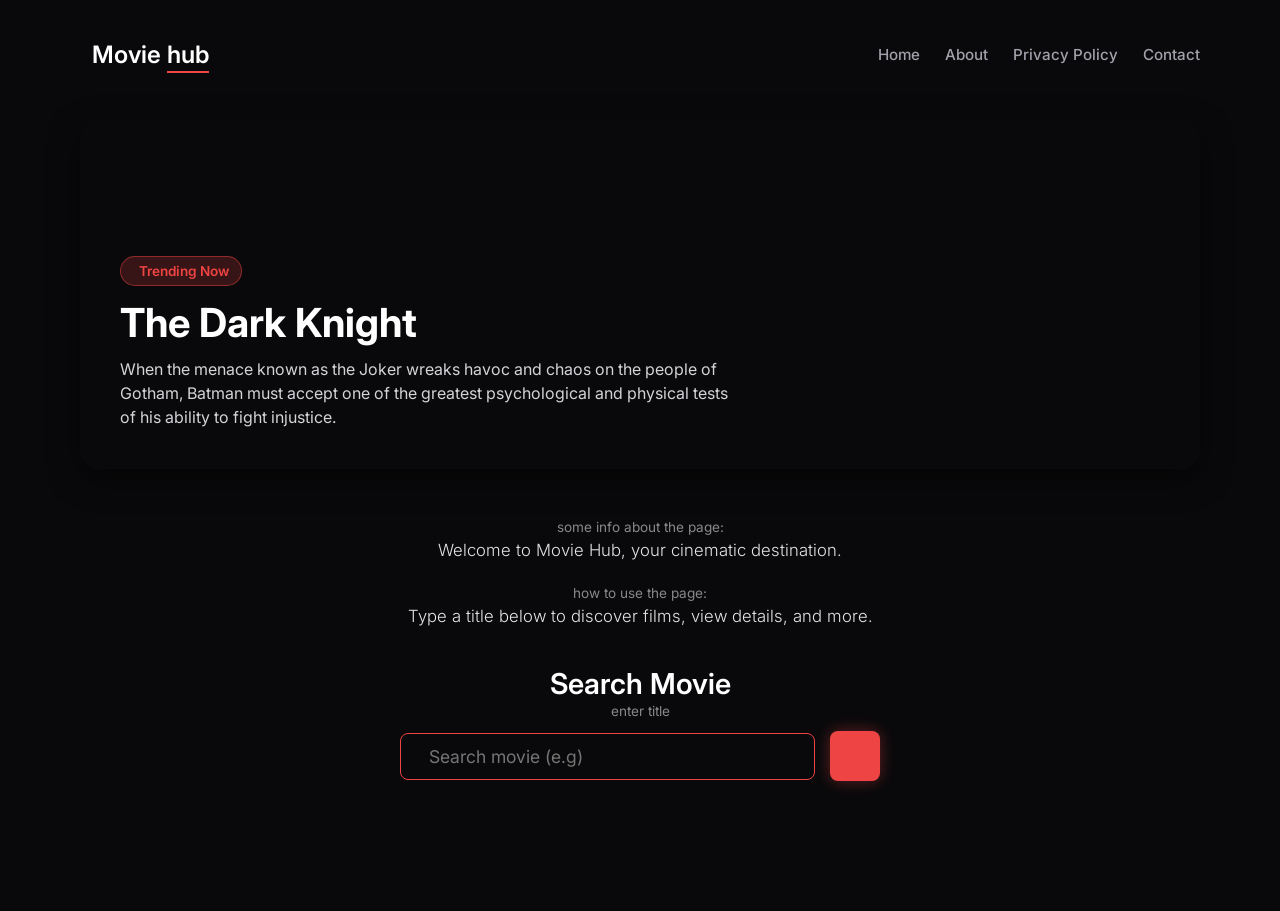
<file: index.html>
<!DOCTYPE html>
<html lang="en">
<head>
    <meta charset="UTF-8">
    <meta name="viewport" content="width=device-width, initial-scale=1.0">
    <title>Movie Hub</title>
    <link rel="stylesheet" href="style.css">
    <link rel="stylesheet" href="movieDetails.html">
    <!-- <link rel="stylesheet" href="https://cdnjs.cloudflare.com/ajax/libs/font-awesome/6.4.0/css/all.min.css"> -->
</head>
<body>
    <div class="app-container">
        <!-- Top Navigation -->
        <header class="navbar">
            <a href="index.html" class="logo">
                <i class="fa-solid fa-ticket logo-icon"></i>
                <h1>Movie <span class="underline">hub</span></h1>
            </a>
            <nav class="nav-links">
                <a href="index.html">Home</a>
                <a href="about.html">About</a>
                <a href="privacy.html">Privacy Policy</a>
                <a href="contact.html">Contact</a>
                <i class="fa-solid fa-bars mobile-menu"></i>
            </nav>
        </header>

        <main>
            <!-- Featured Cinematic Banner -->
            <section class="featured-banner">
                <div class="banner-content">
                    <span class="trending-badge"><i class="fa-solid fa-fire"></i> Trending Now</span>
                    <h2>The Dark Knight</h2>
                    <p>When the menace known as the Joker wreaks havoc and chaos on the people of Gotham, Batman must accept one of the greatest psychological and physical tests of his ability to fight injustice.</p>
                </div>
            </section>

            <!-- Centered Info Section -->
            <section class="info-section">
                <p class="small-text">some info about the page:</p>
                <p class="main-text">Welcome to Movie Hub, your cinematic destination.</p>
                
                <p class="small-text mt-3">how to use the page:</p>
                <p class="main-text">Type a title below to discover films, view details, and more.</p>
            </section>

            <!-- Search Area -->
            <section class="search-section">
                <h2>Search Movie</h2>
                <p class="small-text mb-2">enter title</p>
                
                <!-- Your original form ID -->
                <form id="movie-form" class="search-form">
                    <div class="input-wrapper">
                        <i class="fa-solid fa-magnifying-glass search-icon"></i>
                        <input id="movie-input" type="text" placeholder="Search movie (e.g)" autocomplete="off">
                    </div>
                    
                    <button class="submit-btn" type="submit">
                        <i class="fa-solid fa-chevron-right"></i>
                    </button>
                </form>
            </section>

            <!-- Your original movie hub ID -->
            <div id="movie-hub">
                <!-- JS injects here -->
            </div>
            
        </main>
    </div>

    <!-- Your exact script link -->
    <script src="script.js"></script>
</body>
</html>
</file>
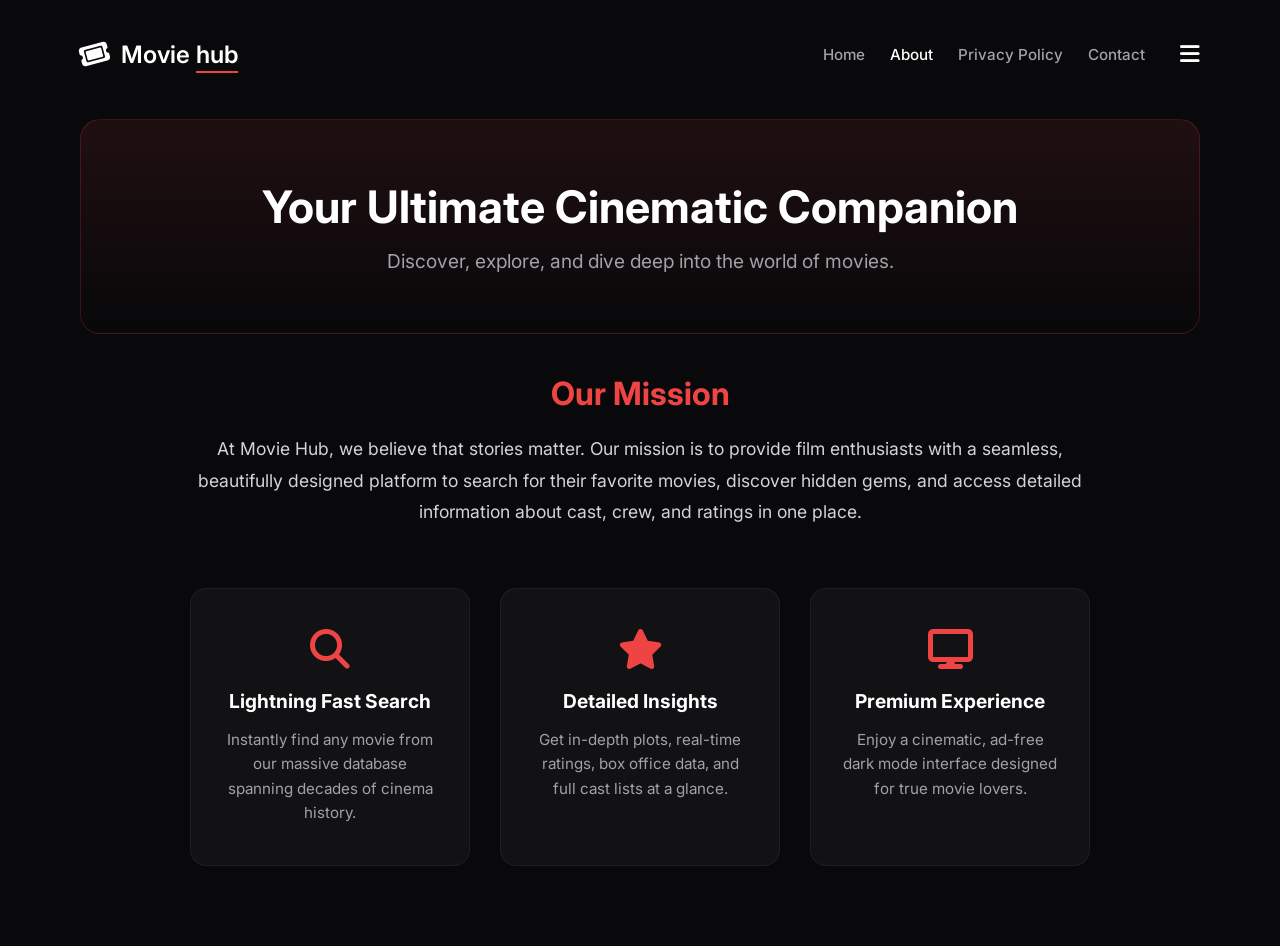
<file: about.html>
<!DOCTYPE html>
<html lang="en">
<head>
    <meta charset="UTF-8">
    <meta name="viewport" content="width=device-width, initial-scale=1.0">
    <title>About Us | Movie Hub</title>
    <link rel="stylesheet" href="style.css">
    <link rel="stylesheet" href="https://cdnjs.cloudflare.com/ajax/libs/font-awesome/6.4.0/css/all.min.css">
</head>
<body>
    <div class="app-container">
        <!-- Shared Top Navigation -->
        <header class="navbar">
            <a href="index.html" class="logo">
                <i class="fa-solid fa-ticket logo-icon"></i>
                <h1>Movie <span class="underline">hub</span></h1>
            </a>
            <nav class="nav-links">
                <a href="index.html">Home</a>
                <a href="about.html" style="color: #ffffff;">About</a>
                <a href="privacy.html">Privacy Policy</a>
                <a href="contact.html">Contact</a>
                <i class="fa-solid fa-bars mobile-menu"></i>
            </nav>
        </header>

        <main class="about-main">
            <!-- About Hero Section -->
            <section class="about-hero">
                <h2>Your Ultimate Cinematic Companion</h2>
                <p>Discover, explore, and dive deep into the world of movies.</p>
            </section>

            <!-- About Content Section -->
            <section class="about-content">
                <div class="about-text-block">
                    <h3>Our Mission</h3>
                    <p>At Movie Hub, we believe that stories matter. Our mission is to provide film enthusiasts with a seamless, beautifully designed platform to search for their favorite movies, discover hidden gems, and access detailed information about cast, crew, and ratings in one place.</p>
                </div>

                <!-- Features Grid -->
                <div class="features-grid">
                    <div class="feature-card">
                        <i class="fa-solid fa-magnifying-glass feature-icon"></i>
                        <h4>Lightning Fast Search</h4>
                        <p>Instantly find any movie from our massive database spanning decades of cinema history.</p>
                    </div>
                    <div class="feature-card">
                        <i class="fa-solid fa-star feature-icon"></i>
                        <h4>Detailed Insights</h4>
                        <p>Get in-depth plots, real-time ratings, box office data, and full cast lists at a glance.</p>
                    </div>
                    <div class="feature-card">
                        <i class="fa-solid fa-display feature-icon"></i>
                        <h4>Premium Experience</h4>
                        <p>Enjoy a cinematic, ad-free dark mode interface designed for true movie lovers.</p>
                    </div>
                </div>
            </section>
        </main>
    </div>
</body>
</html>
</file>
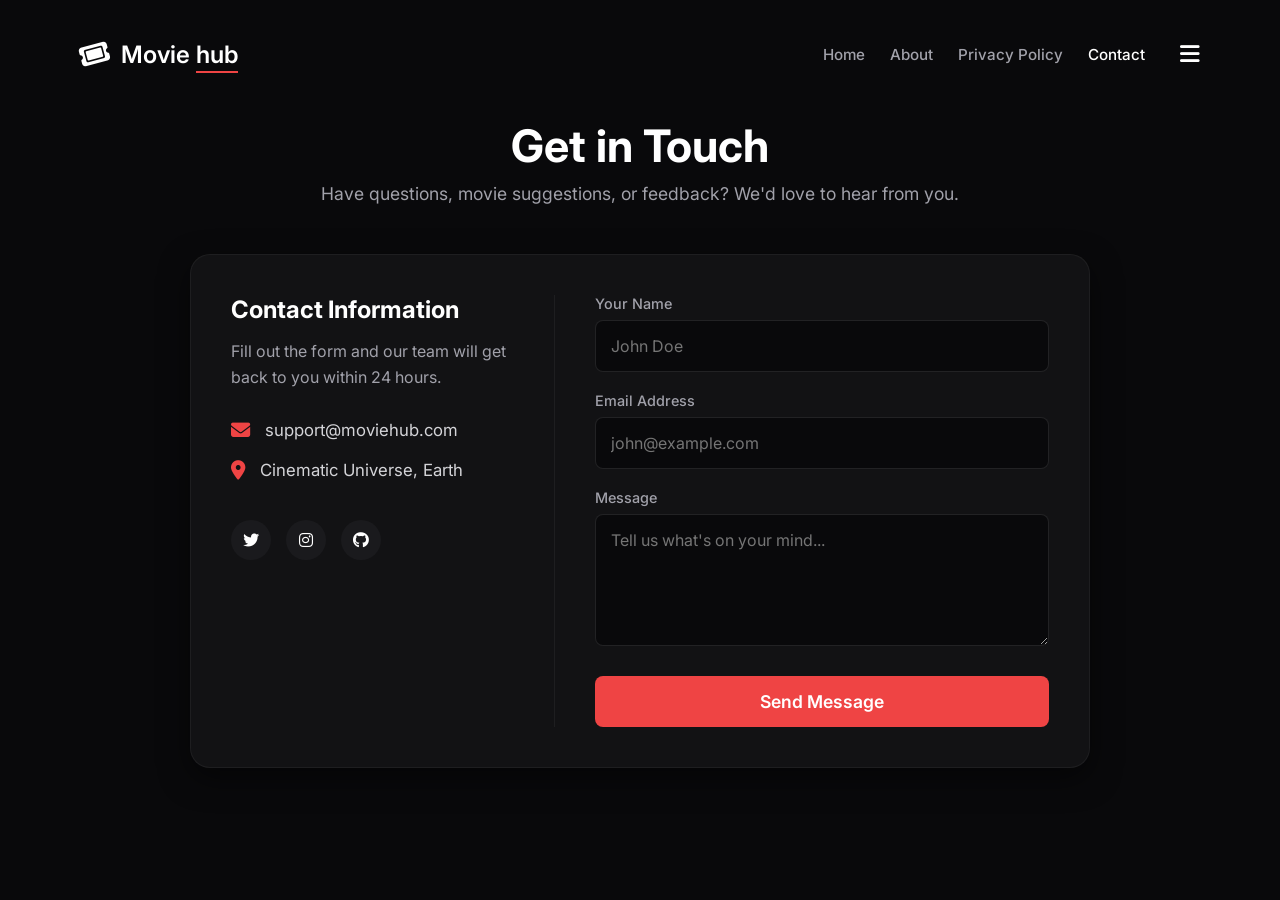
<file: contact.html>
<!DOCTYPE html>
<html lang="en">
<head>
    <meta charset="UTF-8">
    <meta name="viewport" content="width=device-width, initial-scale=1.0">
    <title>Contact Us | Movie Hub</title>
    <link rel="stylesheet" href="style.css">
    <link rel="stylesheet" href="https://cdnjs.cloudflare.com/ajax/libs/font-awesome/6.4.0/css/all.min.css">
</head>
<body>
    <div class="app-container">
        <!-- Top Navigation -->
        <header class="navbar">
            <a href="index.html" class="logo">
                <i class="fa-solid fa-ticket logo-icon"></i>
                <h1>Movie <span class="underline">hub</span></h1>
            </a>
            <nav class="nav-links">
                <a href="index.html">Home</a>
                <a href="about.html">About</a>
                <a href="privacy.html">Privacy Policy</a>
                <a href="contact.html" style="color: #ffffff;">Contact</a>
                <i class="fa-solid fa-bars mobile-menu"></i>
            </nav>
        </header>

        <main class="contact-main">
            <div class="contact-header">
                <h2>Get in Touch</h2>
                <p>Have questions, movie suggestions, or feedback? We'd love to hear from you.</p>
            </div>

            <div class="contact-container">
                <!-- Contact Information -->
                <div class="contact-info">
                    <h3>Contact Information</h3>
                    <p>Fill out the form and our team will get back to you within 24 hours.</p>
                    
                    <div class="info-item">
                        <i class="fa-solid fa-envelope"></i>
                        <span>support@moviehub.com</span>
                    </div>
                    <div class="info-item">
                        <i class="fa-solid fa-location-dot"></i>
                        <span>Cinematic Universe, Earth</span>
                    </div>
                    
                    <div class="social-links">
                        <a href="#"><i class="fa-brands fa-twitter"></i></a>
                        <a href="#"><i class="fa-brands fa-instagram"></i></a>
                        <a href="#"><i class="fa-brands fa-github"></i></a>
                    </div>
                </div>

                <!-- Contact Form -->
                <form class="contact-form">
                    <div class="input-group">
                        <label for="name">Your Name</label>
                        <input type="text" id="name" placeholder="John Doe" required>
                    </div>
                    
                    <div class="input-group">
                        <label for="email">Email Address</label>
                        <input type="email" id="email" placeholder="john@example.com" required>
                    </div>
                    
                    <div class="input-group">
                        <label for="message">Message</label>
                        <textarea id="message" rows="5" placeholder="Tell us what's on your mind..." required></textarea>
                    </div>
                    
                    <button type="submit" class="contact-submit-btn">Send Message</button>
                </form>
            </div>
        </main>
    </div>
</body>
</html>
</file>
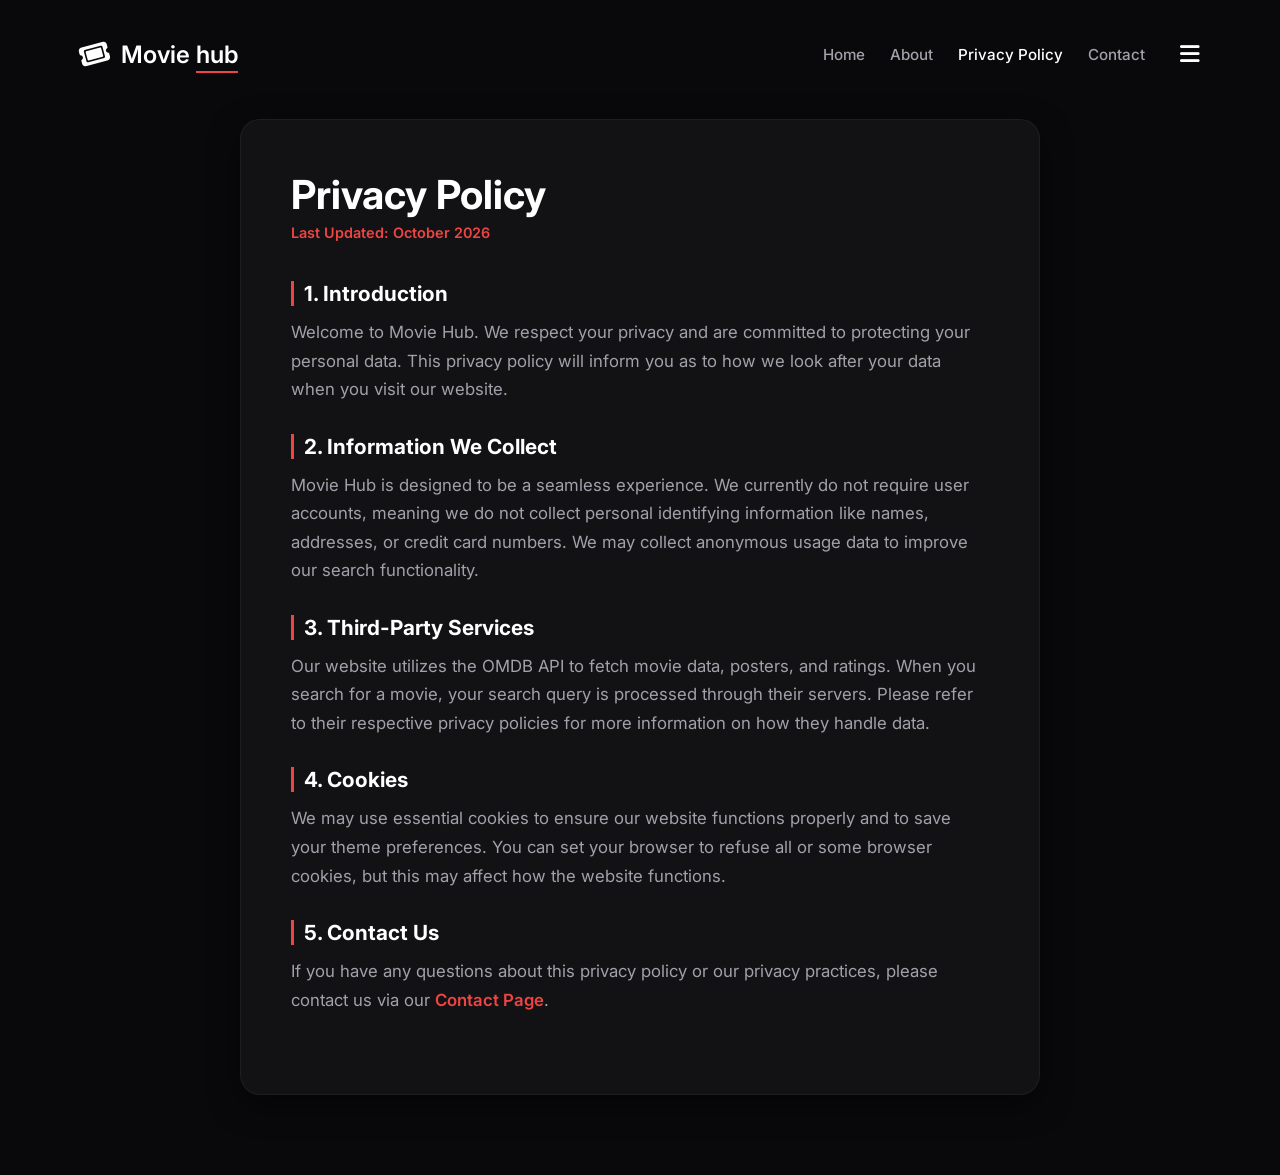
<file: privacy.html>
<!DOCTYPE html>
<html lang="en">
<head>
    <meta charset="UTF-8">
    <meta name="viewport" content="width=device-width, initial-scale=1.0">
    <title>Privacy Policy | Movie Hub</title>
    <link rel="stylesheet" href="style.css">
    <link rel="stylesheet" href="https://cdnjs.cloudflare.com/ajax/libs/font-awesome/6.4.0/css/all.min.css">
</head>
<body>
    <div class="app-container">
        <!-- Top Navigation -->
        <header class="navbar">
            <a href="index.html" class="logo">
                <i class="fa-solid fa-ticket logo-icon"></i>
                <h1>Movie <span class="underline">hub</span></h1>
            </a>
            <nav class="nav-links">
                <a href="index.html">Home</a>
                <a href="about.html">About</a>
                <a href="privacy.html" style="color: #ffffff;">Privacy Policy</a>
                <a href="contact.html">Contact</a>
                <i class="fa-solid fa-bars mobile-menu"></i>
            </nav>
        </header>

        <main class="policy-main">
            <div class="policy-container">
                <h2>Privacy Policy</h2>
                <p class="last-updated">Last Updated: October 2026</p>

                <section class="policy-section">
                    <h3>1. Introduction</h3>
                    <p>Welcome to Movie Hub. We respect your privacy and are committed to protecting your personal data. This privacy policy will inform you as to how we look after your data when you visit our website.</p>
                </section>

                <section class="policy-section">
                    <h3>2. Information We Collect</h3>
                    <p>Movie Hub is designed to be a seamless experience. We currently do not require user accounts, meaning we do not collect personal identifying information like names, addresses, or credit card numbers. We may collect anonymous usage data to improve our search functionality.</p>
                </section>

                <section class="policy-section">
                    <h3>3. Third-Party Services</h3>
                    <p>Our website utilizes the OMDB API to fetch movie data, posters, and ratings. When you search for a movie, your search query is processed through their servers. Please refer to their respective privacy policies for more information on how they handle data.</p>
                </section>

                <section class="policy-section">
                    <h3>4. Cookies</h3>
                    <p>We may use essential cookies to ensure our website functions properly and to save your theme preferences. You can set your browser to refuse all or some browser cookies, but this may affect how the website functions.</p>
                </section>

                <section class="policy-section">
                    <h3>5. Contact Us</h3>
                    <p>If you have any questions about this privacy policy or our privacy practices, please contact us via our <a href="contact.html" class="policy-link">Contact Page</a>.</p>
                </section>
            </div>
        </main>
    </div>
</body>
</html>
</file>
<file: style.css>
@import url('https://fonts.googleapis.com/css2?family=Inter:wght@300;400;500;600;700&display=swap');

* {
    margin: 0;
    padding: 0;
    box-sizing: border-box;
    font-family: 'Inter', sans-serif;
}

body {
    background-color: #09090b;
    color: #ffffff;
    min-height: 100vh;
    display: flex;
    justify-content: center;
}

.app-container {
    width: 100%;
    max-width: 1200px;
    padding: 20px 40px;
}

.navbar {
    display: flex;
    justify-content: space-between;
    align-items: center;
    padding: 20px 0;
    margin-bottom: 30px;
}

.logo {
    display: flex;
    align-items: center;
    gap: 12px;
    text-decoration: none;
    color: white;
}

.logo-icon {
    font-size: 1.6rem;
    color: #ffffff;
    transform: rotate(-15deg);
}

.logo h1 {
    font-size: 1.5rem;
    font-weight: 600;
}

.logo .underline {
    border-bottom: 2px solid #ef4444;
    padding-bottom: 2px;
}

.nav-links {
    display: flex;
    align-items: center;
    gap: 25px;
}

.nav-links a {
    color: #a1a1aa;
    text-decoration: none;
    font-size: 0.95rem;
    font-weight: 500;
    transition: 0.2s;
}

.nav-links a:hover {
    color: #ffffff;
}

.mobile-menu {
    font-size: 1.4rem;
    cursor: pointer;
    margin-left: 10px;
    color: #ffffff;
    display: none;
}

.featured-banner {
    position: relative;
    width: 100%;
    height: 350px;
    border-radius: 20px;
    margin-bottom: 50px;
    background: url('https://image.tmdb.org/t/p/original/hkBaDkMWbLaf8B1lsWsKX7Ew3Xq.jpg') no-repeat center center/cover;
    display: flex;
    align-items: flex-end;
    overflow: hidden;
    box-shadow: 0 10px 30px rgba(0, 0, 0, 0.5);
}

.featured-banner::before {
    content: '';
    position: absolute;
    top: 0;
    left: 0;
    right: 0;
    bottom: 0;
    background: linear-gradient(to top, #09090b 5%, rgba(9, 9, 11, 0.7) 40%, transparent 100%);
    z-index: 1;
}

.banner-content {
    position: relative;
    z-index: 2;
    padding: 40px;
    max-width: 700px;
}

.trending-badge {
    background: rgba(239, 68, 68, 0.2);
    color: #ef4444;
    border: 1px solid rgba(239, 68, 68, 0.5);
    padding: 6px 12px;
    border-radius: 20px;
    font-size: 0.85rem;
    font-weight: 600;
    display: inline-flex;
    align-items: center;
    gap: 6px;
    margin-bottom: 12px;
}

.banner-content h2 {
    font-size: 2.5rem;
    font-weight: 700;
    margin-bottom: 10px;
}

.banner-content p {
    color: #d4d4d8;
    line-height: 1.5;
}

/* Search Area */
.info-section {
    text-align: center;
    margin-bottom: 40px;
}

.small-text {
    font-size: 0.85rem;
    color: #888888;
    margin-bottom: 5px;
}

.main-text {
    font-size: 1.05rem;
    color: #e4e4e7;
    font-weight: 300;
}

.mt-3 {
    margin-top: 25px;
}

.mb-2 {
    margin-bottom: 12px;
}

.search-section {
    display: flex;
    flex-direction: column;
    align-items: center;
    margin-bottom: 50px;
}

.search-section h2 {
    font-size: 1.8rem;
    font-weight: 600;
    margin-bottom: 2px;
}

.search-form {
    display: flex;
    align-items: center;
    gap: 15px;
    width: 100%;
    max-width: 480px;
}

.input-wrapper {
    display: flex;
    align-items: center;
    background-color: #09090b;
    border: 1px solid #ef4444;
    border-radius: 8px;
    padding: 12px 16px;
    flex: 1;
}

.search-icon {
    color: #a1a1aa;
    margin-right: 12px;
}

#movie-input {
    border: none;
    background: transparent;
    color: #ffffff;
    font-size: 1.1rem;
    width: 100%;
    outline: none;
}

.submit-btn {
    width: 50px;
    height: 50px;
    background-color: #ef4444;
    border: none;
    border-radius: 8px;
    cursor: pointer;
    display: flex;
    justify-content: center;
    align-items: center;
    box-shadow: 0 0 15px rgba(239, 68, 68, 0.4);
}

.submit-btn i {
    color: white;
    font-size: 1.2rem;
}

/* Movie Grid */
#movie-hub {
    width: 100%;
    display: grid;
    grid-template-columns: repeat(auto-fill, minmax(220px, 1fr));
    gap: 35px;
    padding-bottom: 60px;
}

.movie-card {
    background: #121214;
    border: 1px solid rgba(255, 255, 255, 0.05);
    border-radius: 16px;
    overflow: hidden;
    cursor: pointer;
    display: flex;
    flex-direction: column;
    transition: 0.3s;
}

.movie-card:hover {
    transform: translateY(-8px);
    box-shadow: 0 15px 35px rgba(239, 68, 68, 0.15);
    border-color: rgba(239, 68, 68, 0.4);
}

.movie-card>div:first-child {
    width: 100%;
    aspect-ratio: 2 / 3;
    overflow: hidden;
}

.movie-card img {
    width: 100%;
    height: 100%;
    object-fit: cover;
    transition: 0.5s;
}

.movie-card:hover img {
    transform: scale(1.08);
}

.movie-card>div:last-child {
    padding: 20px 16px;
    display: flex;
    flex-direction: column;
    flex-grow: 1;
    background: linear-gradient(to bottom, #121214, #0a0a0c);
}

.movie-card p:first-child {
    font-size: 1.15rem;
    font-weight: 600;
    color: #ffffff;
    margin-bottom: 12px;
    display: -webkit-box;
    -webkit-line-clamp: 2;
    -webkit-box-orient: vertical;
    overflow: hidden;
}

.movie-card p:last-child {
    font-size: 0.9rem;
    color: #ef4444;
    font-weight: 600;
    background: rgba(239, 68, 68, 0.1);
    border: 1px solid rgba(239, 68, 68, 0.2);
    padding: 4px 12px;
    border-radius: 20px;
    width: fit-content;
    margin-top: auto;
}

#movie-details {
    display: flex;
    gap: 50px;
    margin-top: 20px;
    background: #121214;
    border: 1px solid rgba(255, 255, 255, 0.05);
    border-radius: 20px;
    padding: 40px;
    box-shadow: 0 20px 40px rgba(0, 0, 0, 0.6);
}

#movie-details>div:first-child {
    flex-shrink: 0;
    width: 350px;
}

#movie-details>div:first-child img {
    width: 100%;
    border-radius: 16px;
    box-shadow: 0 10px 30px rgba(239, 68, 68, 0.2);
}

#movie-details>div:last-child {
    display: flex;
    flex-direction: column;
}

#movie-details h2 {
    font-size: 3rem;
    font-weight: 700;
    color: #ffffff;
    margin-bottom: 15px;
    line-height: 1.1;
}

#movie-details>div:last-child>section:first-of-type {
    display: flex;
    align-items: center;
    gap: 15px;
    margin-bottom: 30px;
    font-size: 0.95rem;
    color: #a1a1aa;
    flex-wrap: wrap;
}

#movie-details>div:last-child>section:first-of-type p:last-child {
    background-color: #f5c518;
    color: #000;
    font-weight: bold;
    padding: 4px 10px;
    border-radius: 5px;
}

#movie-details>div:last-child>div:nth-of-type(1) p:first-child {
    color: #ef4444;
    text-transform: uppercase;
    font-weight: bold;
    font-size: 0.9rem;
    margin-bottom: 8px;
}

#movie-details>div:last-child>div:nth-of-type(1) p:last-child {
    font-size: 1.1rem;
    color: #d4d4d8;
    line-height: 1.6;
    margin-bottom: 30px;
}

#movie-details>div:last-child>div {
    margin-bottom: 20px;
}

#movie-details section {
    margin-bottom: 15px;
}

#movie-details section p:first-child,
#movie-details div>p:first-child {
    color: #ef4444;
    font-size: 0.9rem;
    text-transform: uppercase;
    letter-spacing: 1px;
    margin-bottom: 4px;
}

#movie-details section p:last-child,
#movie-details div>p:last-child {
    color: #e4e4e7;
    font-size: 1.05rem;
}

#movie-details>div:last-child>div:nth-of-type(2),
#movie-details>div:last-child>div:nth-of-type(4) {
    display: grid;
    grid-template-columns: 1fr 1fr;
    gap: 20px;
}

.about-main {
    display: flex;
    flex-direction: column;
    align-items: center;
    padding-bottom: 60px;
}

.about-hero {
    text-align: center;
    padding: 60px 20px;
    background: linear-gradient(to bottom, rgba(239, 68, 68, 0.1), transparent);
    border-radius: 20px;
    width: 100%;
    margin-bottom: 40px;
    border: 1px solid rgba(239, 68, 68, 0.2);
}

.about-hero h2 {
    font-size: 2.8rem;
    font-weight: 700;
    color: #ffffff;
    margin-bottom: 15px;
}

.about-hero p {
    font-size: 1.2rem;
    color: #a1a1aa;
}

.about-content {
    width: 100%;
    max-width: 900px;
}

.about-text-block {
    text-align: center;
    margin-bottom: 60px;
}

.about-text-block h3 {
    font-size: 2rem;
    color: #ef4444;
    margin-bottom: 20px;
}

.about-text-block p {
    font-size: 1.1rem;
    line-height: 1.8;
    color: #d4d4d8;
}

.features-grid {
    display: grid;
    grid-template-columns: repeat(auto-fit, minmax(250px, 1fr));
    gap: 30px;
}

.feature-card {
    background: #121214;
    border: 1px solid rgba(255, 255, 255, 0.05);
    border-radius: 16px;
    padding: 40px 30px;
    text-align: center;
    transition: transform 0.3s ease, box-shadow 0.3s ease;
}

.feature-card:hover {
    transform: translateY(-5px);
    box-shadow: 0 10px 30px rgba(239, 68, 68, 0.15);
    border-color: rgba(239, 68, 68, 0.3);
}

.feature-icon {
    font-size: 2.5rem;
    color: #ef4444;
    margin-bottom: 20px;
}

.feature-card h4 {
    font-size: 1.2rem;
    color: #ffffff;
    margin-bottom: 15px;
}

.feature-card p {
    font-size: 0.95rem;
    color: #a1a1aa;
    line-height: 1.6;
}

.policy-main {
    display: flex;
    justify-content: center;
    padding-bottom: 60px;
}

.policy-container {
    background: #121214;
    border: 1px solid rgba(255, 255, 255, 0.05);
    border-radius: 20px;
    padding: 50px;
    max-width: 800px;
    width: 100%;
    box-shadow: 0 10px 30px rgba(0, 0, 0, 0.5);
}

.policy-container h2 {
    font-size: 2.5rem;
    font-weight: 700;
    color: #ffffff;
    margin-bottom: 5px;
}

.last-updated {
    color: #ef4444;
    font-size: 0.9rem;
    font-weight: 600;
    margin-bottom: 40px;
}

.policy-section {
    margin-bottom: 30px;
}

.policy-section h3 {
    font-size: 1.3rem;
    color: #ffffff;
    margin-bottom: 12px;
    border-left: 3px solid #ef4444;
    padding-left: 10px;
}

.policy-section p {
    font-size: 1.05rem;
    color: #a1a1aa;
    line-height: 1.7;
}

.policy-link {
    color: #ef4444;
    text-decoration: none;
    font-weight: 600;
}

.policy-link:hover {
    text-decoration: underline;
}

.contact-main {
    display: flex;
    flex-direction: column;
    align-items: center;
    padding-bottom: 60px;
}

.contact-header {
    text-align: center;
    margin-bottom: 50px;
}

.contact-header h2 {
    font-size: 2.8rem;
    font-weight: 700;
    color: #ffffff;
    margin-bottom: 10px;
}

.contact-header p {
    font-size: 1.1rem;
    color: #a1a1aa;
}

.contact-container {
    display: flex;
    gap: 40px;
    background: #121214;
    border: 1px solid rgba(255, 255, 255, 0.05);
    border-radius: 20px;
    padding: 40px;
    max-width: 900px;
    width: 100%;
    box-shadow: 0 10px 30px rgba(0, 0, 0, 0.5);
}

.contact-info {
    flex: 1;
    padding-right: 20px;
    border-right: 1px solid rgba(255, 255, 255, 0.05);
}

.contact-info h3 {
    font-size: 1.5rem;
    color: #ffffff;
    margin-bottom: 15px;
}

.contact-info>p {
    color: #a1a1aa;
    line-height: 1.6;
    margin-bottom: 30px;
}

.info-item {
    display: flex;
    align-items: center;
    gap: 15px;
    margin-bottom: 20px;
    color: #d4d4d8;
    font-size: 1.05rem;
}

.info-item i {
    color: #ef4444;
    font-size: 1.2rem;
}

.social-links {
    display: flex;
    gap: 15px;
    margin-top: 40px;
}

.social-links a {
    display: flex;
    justify-content: center;
    align-items: center;
    width: 40px;
    height: 40px;
    background: #1a1a1d;
    border-radius: 50%;
    color: #ffffff;
    text-decoration: none;
    transition: all 0.3s ease;
}

.social-links a:hover {
    background: #ef4444;
    transform: translateY(-3px);
}

.contact-form {
    flex: 1.5;
    display: flex;
    flex-direction: column;
    gap: 20px;
}

.input-group {
    display: flex;
    flex-direction: column;
    gap: 8px;
}

.input-group label {
    font-size: 0.9rem;
    color: #a1a1aa;
    font-weight: 500;
}

.input-group input,
.input-group textarea {
    background-color: #09090b;
    border: 1px solid rgba(255, 255, 255, 0.1);
    border-radius: 8px;
    padding: 15px;
    color: #ffffff;
    font-size: 1rem;
    outline: none;
    transition: border-color 0.3s ease;
    font-family: inherit;
}

.input-group input:focus,
.input-group textarea:focus {
    border-color: #ef4444;
}

.contact-submit-btn {
    background-color: #ef4444;
    color: white;
    border: none;
    border-radius: 8px;
    padding: 15px;
    font-size: 1.1rem;
    font-weight: 600;
    cursor: pointer;
    transition: all 0.3s ease;
    margin-top: 10px;
}

.contact-submit-btn:hover {
    background-color: #dc2626;
    transform: translateY(-2px);
    box-shadow: 0 5px 15px rgba(239, 68, 68, 0.3);
}

@media (max-width: 900px) {
    #movie-details {
        flex-direction: column;
        align-items: center;
        text-align: center;
        padding: 20px;
    }

    #movie-details>div:last-child>section:first-of-type {
        justify-content: center;
    }

    #movie-details>div:last-child>div:nth-of-type(2),
    #movie-details>div:last-child>div:nth-of-type(4) {
        grid-template-columns: 1fr;
    }

    .contact-container {
        flex-direction: column;
    }

    .contact-info {
        border-right: none;
        border-bottom: 1px solid rgba(255, 255, 255, 0.05);
        padding-right: 0;
        padding-bottom: 30px;
    }
}

@media (max-width: 768px) {
    .nav-links a {
        display: none;
    }

    .mobile-menu {
        display: block;
    }

    .app-container {
        padding: 20px;
    }

    .featured-banner {
        height: 250px;
        margin-bottom: 30px;
    }

    .banner-content {
        padding: 25px;
    }

    .banner-content h2 {
        font-size: 1.8rem;
    }

    .banner-content p {
        font-size: 0.9rem;
    }

    .search-form {
        flex-direction: column;
    }

    .submit-btn {
        width: 100%;
        height: 45px;
    }

    #movie-hub {
        grid-template-columns: repeat(auto-fill, minmax(150px, 1fr));
        gap: 20px;
    }

    .about-hero h2 {
        font-size: 2rem;
    }

    .about-text-block h3 {
        font-size: 1.5rem;
    }

    .features-grid {
        grid-template-columns: 1fr;
    }

    .policy-container {
        padding: 30px 20px;
    }
}
</file>
